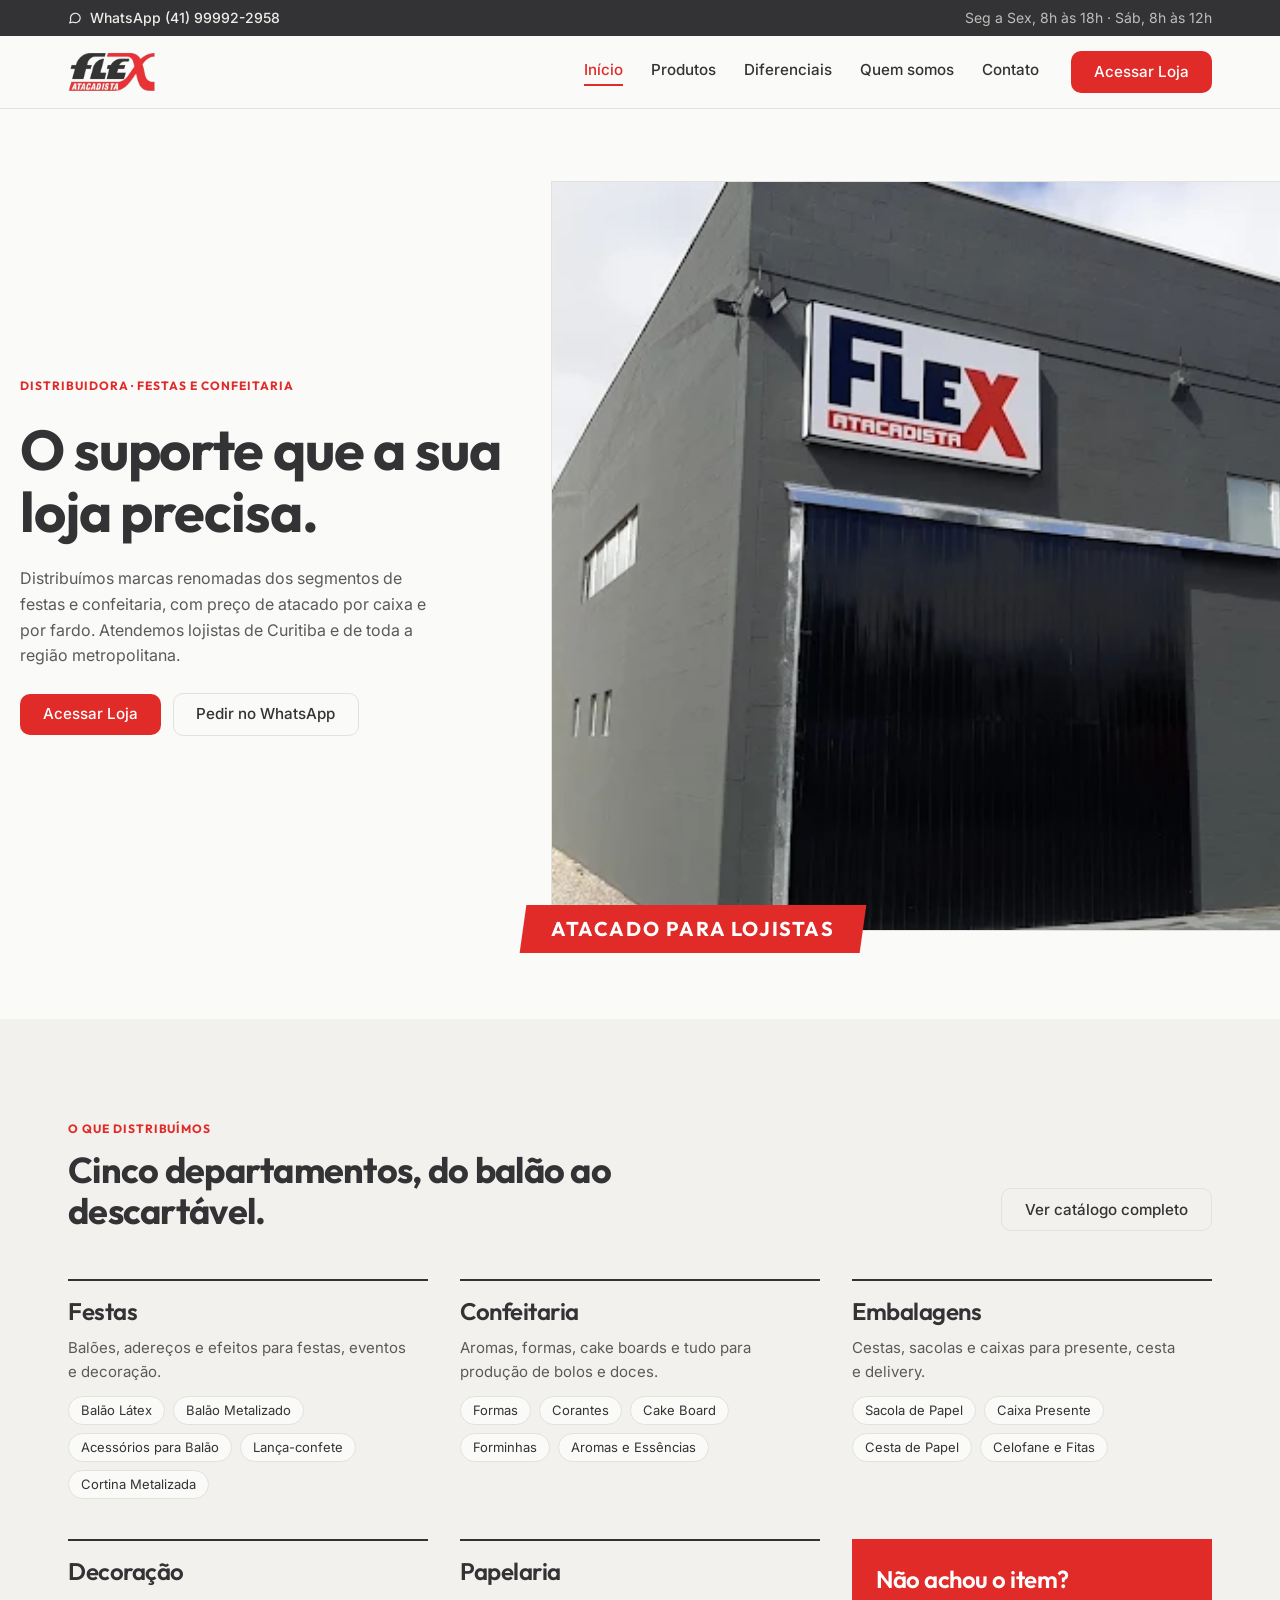
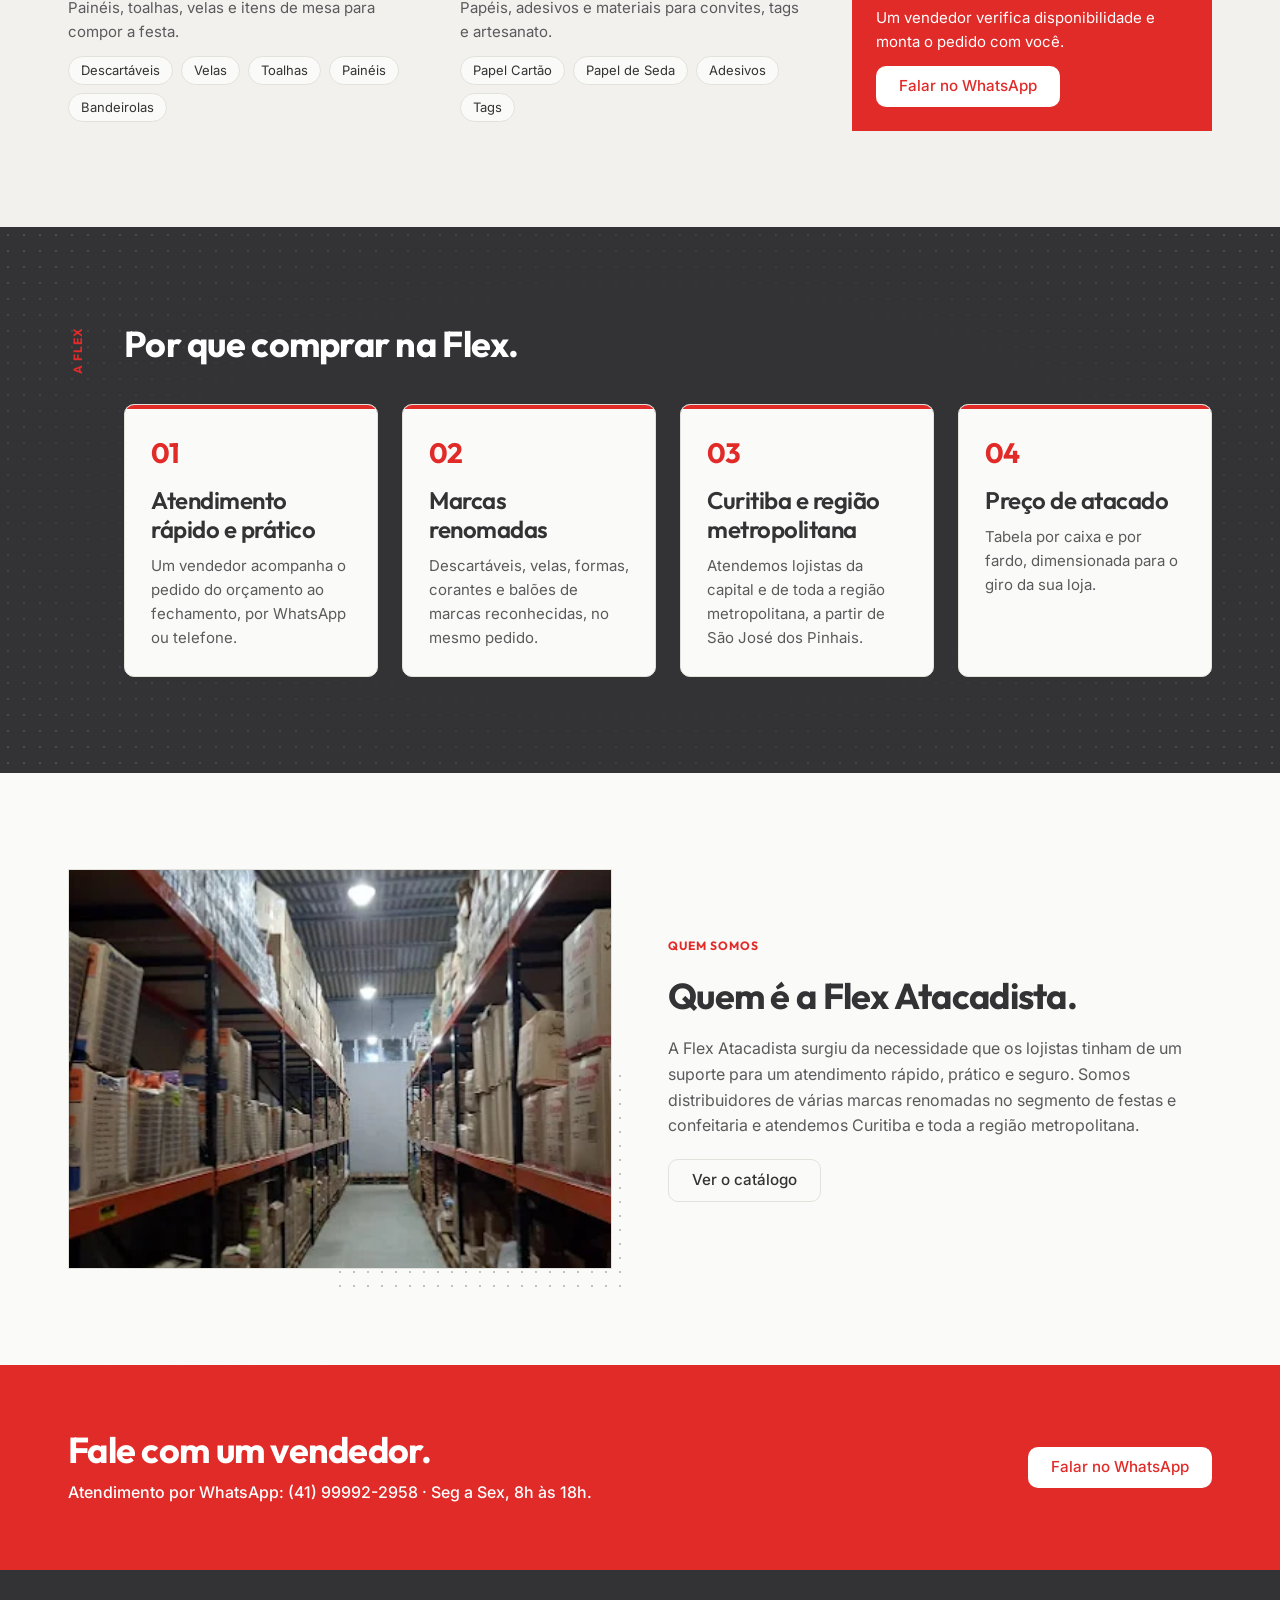
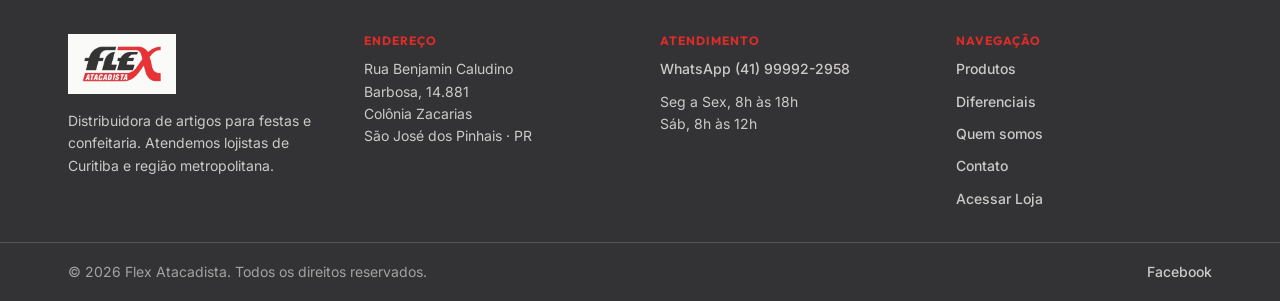
<file: index.html>
<!doctype html>
<html lang="pt-BR">
<head>
<meta charset="utf-8">
<meta name="viewport" content="width=device-width,initial-scale=1">
<title>Flex Atacadista — Distribuidora de artigos para festas e confeitaria</title>
<meta name="description" content="Distribuidora de artigos para festas e confeitaria. Marcas renomadas, preço de atacado por caixa e fardo, para lojistas de Curitiba e região metropolitana.">
<meta name="theme-color" content="#E12B29">
<link rel="icon" href="assets/flex/flex-logo.png">
<meta property="og:type" content="website">
<meta property="og:title" content="Flex Atacadista">
<meta property="og:description" content="Distribuidora de artigos para festas e confeitaria em São José dos Pinhais. Atacado para lojistas de Curitiba e região metropolitana.">
<meta property="og:image" content="assets/landing/fachada.png">
<link rel="preconnect" href="https://fonts.googleapis.com">
<link rel="preconnect" href="https://fonts.gstatic.com" crossorigin>
<link href="https://fonts.googleapis.com/css2?family=Outfit:wght@400;500;600;700&family=Inter:wght@400;500;600&display=swap" rel="stylesheet">
<link rel="stylesheet" href="landing.css?v=2">
</head>
<body id="topo">

<header class="hdr" id="hdr">
  <div class="topbar">
    <div class="wrap">
      <a href="https://wa.me/5541999922958">
        <svg width="14" height="14" viewBox="0 0 24 24" fill="none" stroke="currentColor" stroke-width="2" stroke-linecap="round" stroke-linejoin="round" aria-hidden="true"><path d="M21 11.5a8.4 8.4 0 0 1-12.6 7.3L3 20.5l1.8-5.2A8.4 8.4 0 1 1 21 11.5Z"/></svg>
        WhatsApp (41) 99992-2958
      </a>
      <span class="hours">Seg a Sex, 8h às 18h · Sáb, 8h às 12h</span>
    </div>
  </div>
  <div class="bar">
    <div class="wrap">
      <a class="logo" href="#topo" aria-label="Flex Atacadista"><img src="assets/flex/flex-logo.png" alt="Flex Atacadista" width="488" height="244"></a>
      <div class="right">
        <nav aria-label="Principal">
          <a href="#topo" class="is-active">Início</a>
          <a href="#produtos">Produtos</a>
          <a href="#diferenciais">Diferenciais</a>
          <a href="#quem-somos">Quem somos</a>
          <a href="#contato">Contato</a>
        </nav>
        <a class="btn btn-primary" href="loja.html">Acessar Loja</a>
        <button class="burger" id="burger" aria-label="Abrir menu" aria-expanded="false" aria-controls="drawer">
          <svg width="20" height="20" viewBox="0 0 24 24" fill="none" stroke="currentColor" stroke-width="2" stroke-linecap="square" aria-hidden="true"><path d="M4 7h16"/><path d="M4 12h16"/><path d="M4 17h16"/></svg>
        </button>
      </div>
    </div>
    <div class="drawer" id="drawer">
      <nav aria-label="Principal (mobile)">
        <a href="#topo">Início</a>
        <a href="#produtos">Produtos</a>
        <a href="#diferenciais">Diferenciais</a>
        <a href="#quem-somos">Quem somos</a>
        <a href="#contato">Contato</a>
      </nav>
    </div>
  </div>
</header>

<main>
  <section class="hero wrap">
    <div class="grid">
      <div class="copy">
        <span class="eyebrow">Distribuidora · Festas e confeitaria</span>
        <h1>O suporte que a sua loja precisa.</h1>
        <p>Distribuímos marcas renomadas dos segmentos de festas e confeitaria, com preço de atacado por caixa e por fardo. Atendemos lojistas de Curitiba e de toda a região metropolitana.</p>
        <div class="ctas">
          <a class="btn btn-primary" href="loja.html">Acessar Loja</a>
          <a class="btn btn-secondary" href="https://wa.me/5541999922958">Pedir no WhatsApp</a>
        </div>
      </div>
      <div class="vis">
        <img src="assets/landing/fachada.png" alt="Fachada da Flex Atacadista em São José dos Pinhais" width="1200" height="750">
        <span class="tarja"><span>Atacado para lojistas</span></span>
      </div>
    </div>
  </section>

  <section class="cat" data-reveal id="produtos">
    <div class="wrap">
      <div class="cat-head">
        <div>
          <span class="eyebrow">O que distribuímos</span>
          <h2>Cinco departamentos, do balão ao descartável.</h2>
        </div>
        <a class="btn btn-secondary" href="loja.html">Ver catálogo completo</a>
      </div>
      <div class="depts">
        <div class="dept">
          <h3><a href="loja.html#/d/festas">Festas</a></h3>
          <p>Balões, adereços e efeitos para festas, eventos e decoração.</p>
          <div class="chips">
          <a href="loja.html#/c/balao-latex">Balão Látex</a>
          <a href="loja.html#/c/balao-metalizado">Balão Metalizado</a>
          <a href="loja.html#/c/acessorios-para-balao">Acessórios para Balão</a>
          <a href="loja.html#/c/lanca-confete">Lança-confete</a>
          <a href="loja.html#/c/cortina-metalizada">Cortina Metalizada</a>
          </div>
        </div>
        <div class="dept">
          <h3><a href="loja.html#/d/confeitaria">Confeitaria</a></h3>
          <p>Aromas, formas, cake boards e tudo para produção de bolos e doces.</p>
          <div class="chips">
          <a href="loja.html#/c/formas">Formas</a>
          <a href="loja.html#/c/corantes">Corantes</a>
          <a href="loja.html#/c/cake-board">Cake Board</a>
          <a href="loja.html#/c/forminhas">Forminhas</a>
          <a href="loja.html#/c/aromas-e-essencias">Aromas e Essências</a>
          </div>
        </div>
        <div class="dept">
          <h3><a href="loja.html#/d/embalagens">Embalagens</a></h3>
          <p>Cestas, sacolas e caixas para presente, cesta e delivery.</p>
          <div class="chips">
          <a href="loja.html#/c/sacola-de-papel">Sacola de Papel</a>
          <a href="loja.html#/c/caixa-presente">Caixa Presente</a>
          <a href="loja.html#/c/cesta-de-papel">Cesta de Papel</a>
          <a href="loja.html#/c/celofane-e-fitas">Celofane e Fitas</a>
          </div>
        </div>
        <div class="dept">
          <h3><a href="loja.html#/d/decoracao">Decoração</a></h3>
          <p>Painéis, toalhas, velas e itens de mesa para compor a festa.</p>
          <div class="chips">
          <a href="loja.html#/c/descartaveis">Descartáveis</a>
          <a href="loja.html#/c/velas">Velas</a>
          <a href="loja.html#/c/toalhas">Toalhas</a>
          <a href="loja.html#/c/paineis">Painéis</a>
          <a href="loja.html#/c/bandeirolas">Bandeirolas</a>
          </div>
        </div>
        <div class="dept">
          <h3><a href="loja.html#/d/papelaria">Papelaria</a></h3>
          <p>Papéis, adesivos e materiais para convites, tags e artesanato.</p>
          <div class="chips">
          <a href="loja.html#/c/papel-cartao">Papel Cartão</a>
          <a href="loja.html#/c/papel-de-seda">Papel de Seda</a>
          <a href="loja.html#/c/adesivos">Adesivos</a>
          <a href="loja.html#/c/tags">Tags</a>
          </div>
        </div>
        <div class="dept dept-cta">
          <h3>Não achou o item?</h3>
          <p>Um vendedor verifica disponibilidade e monta o pedido com você.</p>
          <a class="btn btn-on-red" href="https://wa.me/5541999922958">Falar no WhatsApp</a>
        </div>
      </div>
    </div>
  </section>

  <section class="why" data-reveal id="diferenciais">
    <div class="wrap">
      <span class="label-vertical" aria-hidden="true">A Flex</span>
      <div class="inner">
        <h2>Por que comprar na Flex.</h2>
        <div class="cards">
          <div class="card">
            <span class="n">01</span>
            <h3>Atendimento rápido e prático</h3>
            <p>Um vendedor acompanha o pedido do orçamento ao fechamento, por WhatsApp ou telefone.</p>
          </div>
          <div class="card">
            <span class="n">02</span>
            <h3>Marcas renomadas</h3>
            <p>Descartáveis, velas, formas, corantes e balões de marcas reconhecidas, no mesmo pedido.</p>
          </div>
          <div class="card">
            <span class="n">03</span>
            <h3>Curitiba e região metropolitana</h3>
            <p>Atendemos lojistas da capital e de toda a região metropolitana, a partir de São José dos Pinhais.</p>
          </div>
          <div class="card">
            <span class="n">04</span>
            <h3>Preço de atacado</h3>
            <p>Tabela por caixa e por fardo, dimensionada para o giro da sua loja.</p>
          </div>
        </div>
      </div>
    </div>
  </section>

  <section class="about" data-reveal id="quem-somos">
    <div class="wrap grid">
      <div class="vis">
        <img src="assets/landing/corredor-estoque.png" alt="Corredor de estoque da Flex Atacadista" width="900" height="1200" loading="lazy">
      </div>
      <div class="copy">
        <span class="eyebrow">Quem somos</span>
        <h2>Quem é a Flex Atacadista.</h2>
        <p>A Flex Atacadista surgiu da necessidade que os lojistas tinham de um suporte para um atendimento rápido, prático e seguro. Somos distribuidores de várias marcas renomadas no segmento de festas e confeitaria e atendemos Curitiba e toda a região metropolitana.</p>
        <div><a class="btn btn-secondary" href="loja.html">Ver o catálogo</a></div>
      </div>
    </div>
  </section>

  <section class="cta" id="contato">
    <div class="wrap">
      <div class="copy">
        <h2>Fale com um vendedor.</h2>
        <p>Atendimento por WhatsApp: (41) 99992-2958 · Seg a Sex, 8h às 18h.</p>
      </div>
      <a class="btn btn-on-red" href="https://wa.me/5541999922958">Falar no WhatsApp</a>
    </div>
  </section>
</main>

<footer class="ftr">
  <div class="wrap cols">
    <div class="col brand">
      <div class="mark"><img src="assets/flex/flex-logo.png" alt="Flex Atacadista" width="488" height="244"></div>
      <p>Distribuidora de artigos para festas e confeitaria. Atendemos lojistas de Curitiba e região metropolitana.</p>
    </div>
    <div class="col">
      <h3>Endereço</h3>
      <p>Rua Benjamin Caludino Barbosa, 14.881<br>Colônia Zacarias<br>São José dos Pinhais · PR</p>
    </div>
    <div class="col">
      <h3>Atendimento</h3>
      <a href="https://wa.me/5541999922958">WhatsApp (41) 99992-2958</a>
      <p>Seg a Sex, 8h às 18h<br>Sáb, 8h às 12h</p>
    </div>
    <div class="col">
      <h3>Navegação</h3>
      <a href="#produtos">Produtos</a>
      <a href="#diferenciais">Diferenciais</a>
      <a href="#quem-somos">Quem somos</a>
      <a href="#contato">Contato</a>
      <a href="loja.html">Acessar Loja</a>
    </div>
  </div>
  <div class="legal">
    <div class="wrap">
      <span>© <span id="ano">2026</span> Flex Atacadista. Todos os direitos reservados.</span>
      <span class="social"><a href="https://www.facebook.com/silvanaatacadista" target="_blank" rel="noopener">Facebook</a></span>
    </div>
  </div>
</footer>

<script>
(function(){
  var hdr=document.getElementById('hdr'),burger=document.getElementById('burger');
  addEventListener('scroll',function(){hdr.classList.toggle('is-scrolled',scrollY>8)},{passive:true});
  burger.addEventListener('click',function(){
    var open=hdr.classList.toggle('is-open');
    burger.setAttribute('aria-expanded',open);
  });
  document.querySelectorAll('#drawer a').forEach(function(a){
    a.addEventListener('click',function(){hdr.classList.remove('is-open');burger.setAttribute('aria-expanded','false')});
  });
  document.getElementById('ano').textContent=new Date().getFullYear();
  // a classe .reveal só entra via JS: sem script, o conteúdo nasce visível
  if(matchMedia('(prefers-reduced-motion: reduce)').matches||!window.IntersectionObserver)return;
  var els=document.querySelectorAll('[data-reveal]');
  els.forEach(function(el){el.classList.add('reveal')});
  var io=new IntersectionObserver(function(es){es.forEach(function(e){
    if(e.isIntersecting){e.target.classList.add('is-visible');io.unobserve(e.target)}
  })},{rootMargin:'-10% 0px'});
  els.forEach(function(el){io.observe(el)});
})();
</script>
</body>
</html>
</file>
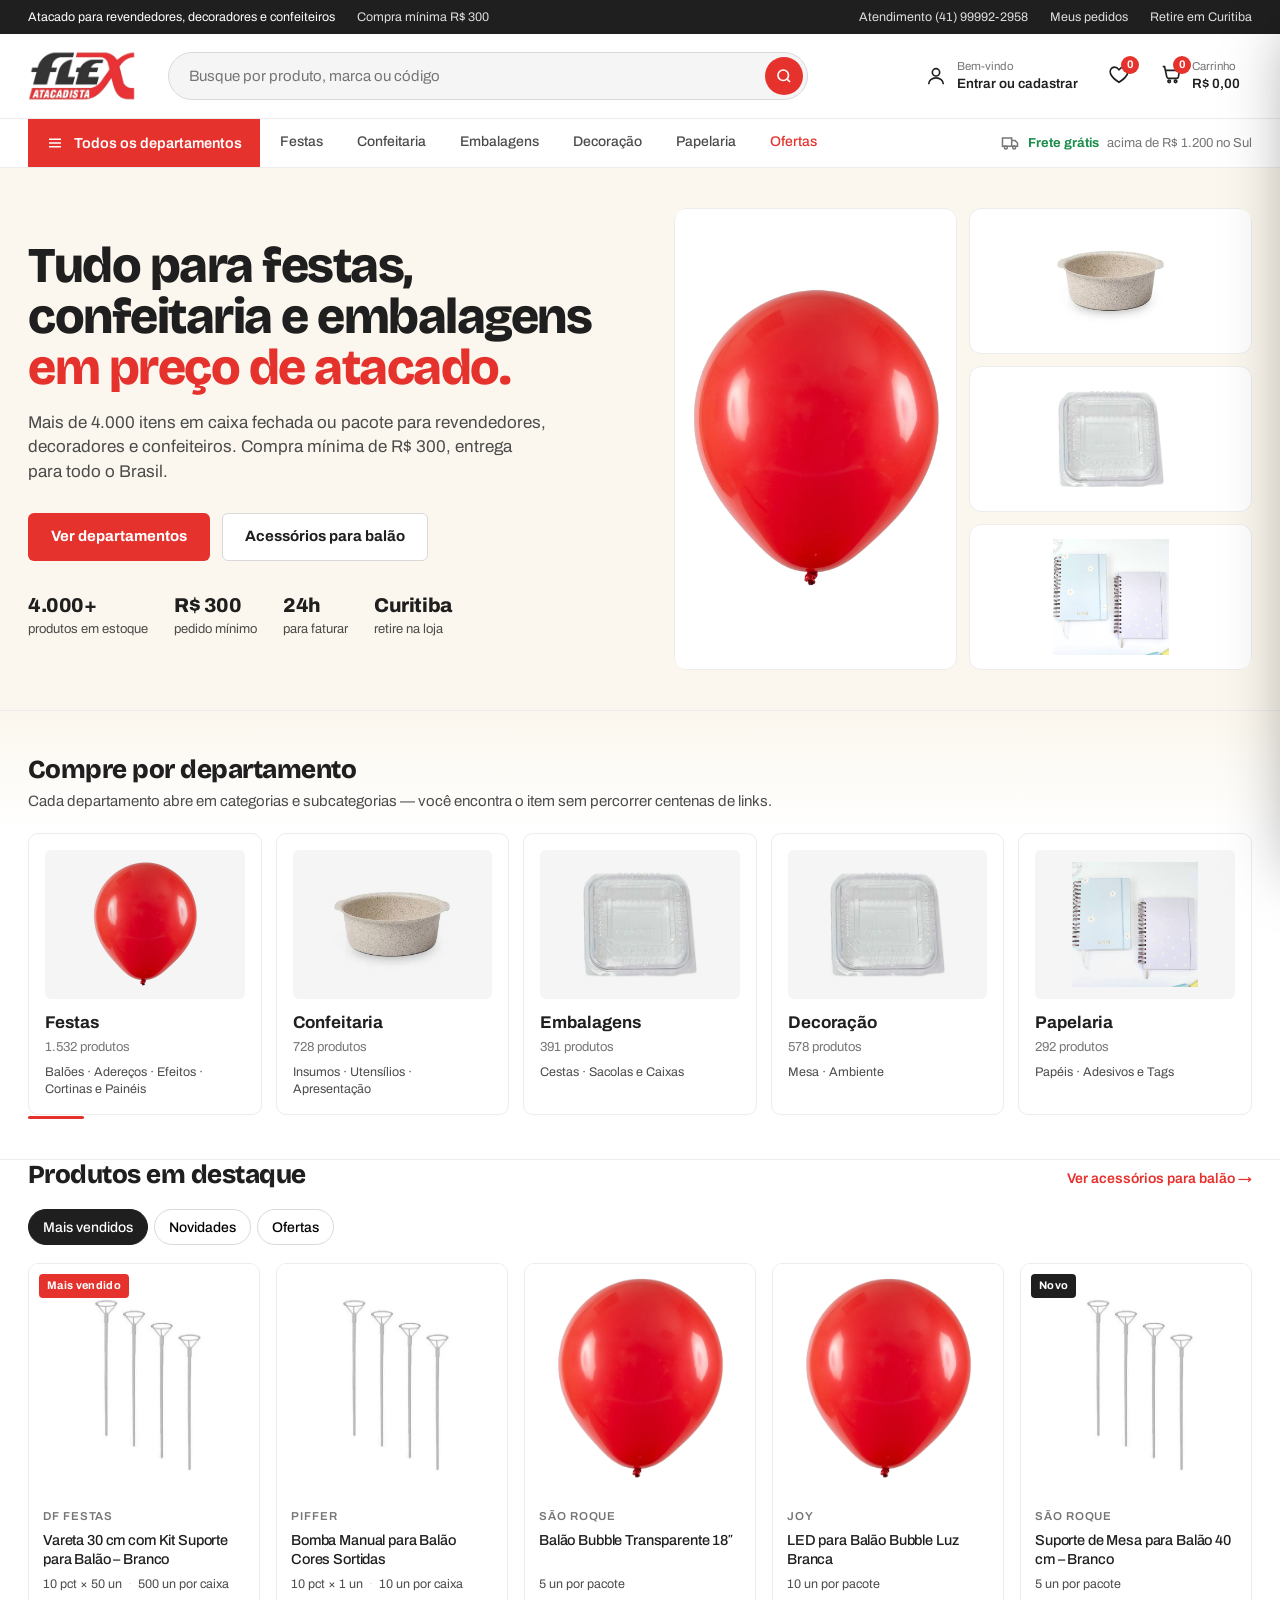
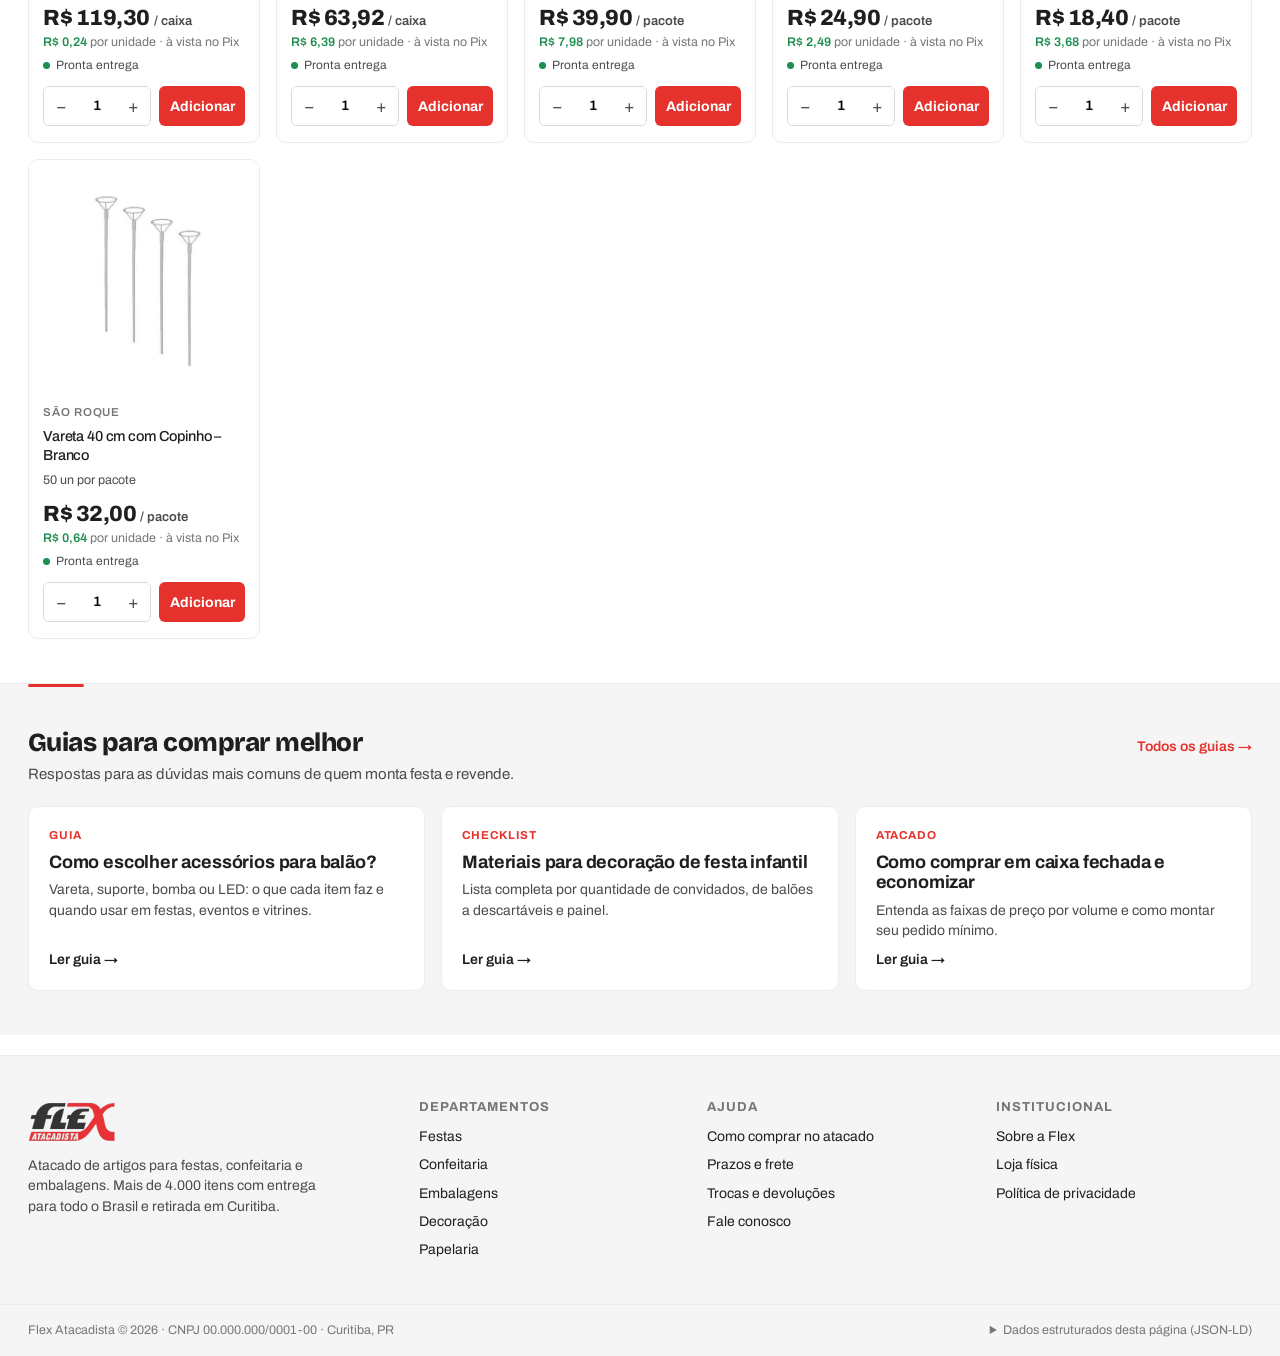
<file: loja.html>
<!doctype html>
<html lang="pt-BR">
<head>
<meta charset="utf-8">
<meta name="viewport" content="width=device-width, initial-scale=1">
<title>Flex Atacadista — Loja</title>
<meta name="description" content="Atacado de artigos para festas, confeitaria e embalagens. Mais de 4.000 itens em caixa fechada e pacote, com entrega para todo o Brasil.">
<link rel="preconnect" href="https://fonts.googleapis.com">
<link rel="preconnect" href="https://fonts.gstatic.com" crossorigin>
<link href="https://fonts.googleapis.com/css2?family=Archivo:wght@400;500;600;700;800&family=Bricolage+Grotesque:opsz,wght@12..96,600;12..96,700;12..96,800&display=swap" rel="stylesheet">
<link rel="stylesheet" href="flex-store.css">
</head>
<body>
<div id="app"></div>
<script src="flex-data.js"></script>
<script src="flex-app.js"></script>
</body>
</html>
</file>
<file: landing.css>
/* Flex Atacadista — landing.
   Tokens + componentes do design system, achatados em um arquivo só
   (o pacote original dependia de runtime de canvas + React). */

/* ---------- tokens ---------- */
:root{
  --brand-red:#E12B29;
  --brand-red-dark:#B01E1C;
  --ink:#333335;
  --ink-soft:#5A5A5D;
  --surface:#FAFAF8;
  --surface-alt:#F2F1ED;
  --border:#E3E1DB;
  --on-red:#FFFFFF;
  --text-on-ink:#EDECE8;

  --font-heading:"Outfit",system-ui,sans-serif;
  --font-body:"Inter",system-ui,sans-serif;
  --text-h1:clamp(2.5rem,5.5vw,3.5rem);
  --text-h2:clamp(1.75rem,3.2vw,2.25rem);
  --text-h3:clamp(1.25rem,2vw,1.5rem);
  --text-small:0.875rem;
  --text-label-vertical:0.75rem;
  --tracking-heading:-0.02em;
  --tracking-wide:0.08em;

  --container-max:1240px;
  --container-pad:clamp(20px,5vw,48px);
  --space-section:120px;

  --radius-card:10px;
  --shadow-card:0 1px 2px rgba(51,51,53,.06),0 1px 3px rgba(51,51,53,.08);
  --shadow-header:0 1px 2px rgba(51,51,53,.06),0 2px 8px rgba(51,51,53,.06);
  --skew-tarja:-8deg;
  --corte-x:polygon(0 3%,100% 0%,100% 97%,0% 100%);
  --motion-base:180ms;
  --motion-ease:ease;
}
@media (max-width:760px){:root{--space-section:64px}}

/* ---------- base ---------- */
*,*::before,*::after{box-sizing:border-box}
body{margin:0;background:var(--surface);color:var(--ink-soft);font-family:var(--font-body);font-size:1rem;line-height:1.6;-webkit-font-smoothing:antialiased;text-wrap:pretty}
h1,h2,h3{font-family:var(--font-heading);color:var(--ink);letter-spacing:var(--tracking-heading);margin:0}
h1{font-size:var(--text-h1);line-height:1.1;font-weight:700}
h2{font-size:var(--text-h2);line-height:1.15;font-weight:700}
h3{font-size:var(--text-h3);line-height:1.2;font-weight:600}
p{margin:0}
a{color:var(--brand-red);text-decoration:none;transition:color var(--motion-base) var(--motion-ease)}
a:hover{color:var(--brand-red-dark)}
img{max-width:100%;display:block}
:focus-visible{outline:2px solid var(--brand-red);outline-offset:2px}
.sr{position:absolute;width:1px;height:1px;padding:0;margin:-1px;overflow:hidden;clip:rect(0 0 0 0);white-space:nowrap;border:0}
.wrap{max-width:var(--container-max);margin:0 auto;padding-inline:var(--container-pad)}

/* ---------- motivos de marca ---------- */
.eyebrow{font-family:var(--font-heading);font-weight:700;font-size:.75rem;letter-spacing:var(--tracking-wide);text-transform:uppercase;color:var(--brand-red)}
.tarja{display:inline-block;background:var(--brand-red);color:var(--on-red);font-family:var(--font-heading);font-weight:700;font-size:1.25rem;line-height:1.2;letter-spacing:var(--tracking-wide);text-transform:uppercase;padding:.6em 1.4em;transform:skewX(var(--skew-tarja))}
.tarja>span{display:inline-block;transform:skewX(calc(-1 * var(--skew-tarja)))}
.label-vertical{writing-mode:vertical-rl;transform:rotate(180deg);color:var(--brand-red);font-family:var(--font-heading);font-weight:700;text-transform:uppercase;letter-spacing:var(--tracking-wide);font-size:var(--text-label-vertical);white-space:nowrap}
.corte-x{clip-path:var(--corte-x)}

/* ---------- botões ---------- */
.btn{display:inline-flex;align-items:center;justify-content:center;gap:.5em;font-family:var(--font-body);font-weight:500;font-size:.95rem;line-height:1.2;padding:.75em 1.5em;border-radius:var(--radius-card);border:none;cursor:pointer;text-decoration:none;transition:background-color var(--motion-base) var(--motion-ease),border-color var(--motion-base) var(--motion-ease),color var(--motion-base) var(--motion-ease)}
.btn-primary{background:var(--brand-red);color:var(--on-red)}
.btn-primary:hover{background:var(--brand-red-dark);color:var(--on-red)}
.btn-secondary{background:transparent;color:var(--ink);border:1px solid var(--border)}
.btn-secondary:hover{border-color:var(--ink);color:var(--ink)}
.btn-on-red{background:#fff;color:var(--brand-red)}
.btn-on-red:hover{color:var(--brand-red-dark)}

/* ---------- header ---------- */
.hdr{position:sticky;top:0;z-index:40}
.hdr .topbar{background:var(--ink);color:var(--text-on-ink)}
.hdr .topbar .wrap{height:36px;display:flex;align-items:center;justify-content:space-between;gap:16px;font-size:var(--text-small)}
.hdr .topbar a{color:var(--text-on-ink);display:inline-flex;align-items:center;gap:8px;font-weight:500}
.hdr .topbar .hours{opacity:.75;white-space:nowrap}
.hdr .bar{background:var(--surface);border-bottom:1px solid var(--border);transition:box-shadow var(--motion-base) var(--motion-ease)}
.hdr.is-scrolled .bar{box-shadow:var(--shadow-header)}
.hdr .bar .wrap{padding-block:14px;display:flex;align-items:center;justify-content:space-between;gap:24px}
.hdr .logo img{height:44px;width:auto}
.hdr .right{display:flex;align-items:center;gap:32px}
.hdr nav{display:flex;align-items:center;gap:28px}
.hdr nav a{font-weight:500;font-size:.95rem;color:var(--ink);padding-bottom:2px;border-bottom:2px solid transparent}
.hdr nav a:hover,.hdr nav a.is-active{color:var(--brand-red);border-bottom-color:var(--brand-red)}
.hdr .burger{display:none;align-items:center;justify-content:center;width:42px;height:42px;background:transparent;border:1px solid var(--border);border-radius:var(--radius-card);color:var(--ink);cursor:pointer}
.hdr .drawer{display:none;overflow:hidden;max-height:0;transition:max-height 200ms var(--motion-ease)}
.hdr .drawer nav{flex-direction:column;gap:0;padding:0 var(--container-pad) 20px;align-items:stretch}
.hdr .drawer nav a{font-family:var(--font-heading);font-weight:600;font-size:1.125rem;padding:14px 0;border-bottom:1px solid var(--border)}
@media (max-width:1023px){
  .hdr .topbar .hours{display:none}
  .hdr .right{gap:12px}
  .hdr .bar>.wrap>.right>nav{display:none}
  .hdr .burger{display:inline-flex}
  .hdr .drawer{display:block}
  .hdr.is-open .drawer{max-height:280px;border-top:1px solid var(--border)}
  .hdr .logo img{height:36px}
}

/* ---------- hero ---------- */
.hero{position:relative;padding:72px 0 88px}
.hero .grid{display:grid;grid-template-columns:5fr 7fr;gap:24px;align-items:center}
.hero .copy{display:flex;flex-direction:column;gap:24px;min-width:0}
.hero .copy p{max-width:440px}
.hero .ctas{display:flex;flex-wrap:wrap;gap:12px;align-items:center}
.hero .vis{position:relative;min-width:0;margin-right:-8vw}
.hero .vis img{width:100%;aspect-ratio:16/10;object-fit:cover;background:var(--surface-alt);border:1px solid var(--border)}
.hero .tarja{position:absolute;left:-28px;bottom:-22px}
@media (max-width:900px){
  .hero{padding:40px 0 64px}
  .hero .grid{grid-template-columns:1fr;gap:40px}
  .hero .vis{margin-right:0}
  .hero .tarja{left:-8px;bottom:-16px;font-size:1rem}
}

/* ---------- diferenciais ---------- */
.why{position:relative;background:var(--ink);padding:96px 0;overflow:hidden}
.why::before{content:"";position:absolute;inset:0;background-image:radial-gradient(rgba(237,236,232,.16) 1px,transparent 1px);background-size:16px 16px;-webkit-mask-image:radial-gradient(ellipse at center,transparent 45%,#000 100%);mask-image:radial-gradient(ellipse at center,transparent 45%,#000 100%);pointer-events:none}
.why .wrap{position:relative}
.why .label-vertical{position:absolute;left:var(--container-pad);top:4px}
.why .inner{padding-left:56px;display:flex;flex-direction:column;gap:40px}
.why h2{max-width:520px;color:#fff}
.why .cards{display:grid;grid-template-columns:repeat(auto-fit,minmax(220px,1fr));gap:24px}
.why .card{position:relative;background:var(--surface);border:1px solid var(--border);border-radius:var(--radius-card);padding:26px;display:flex;flex-direction:column;gap:10px;overflow:hidden;transition:transform var(--motion-base) var(--motion-ease),box-shadow var(--motion-base) var(--motion-ease)}
.why .card::before{content:"";position:absolute;left:0;top:0;right:0;height:4px;background:var(--brand-red)}
.why .card:hover{transform:translateY(-3px);box-shadow:0 10px 24px rgba(0,0,0,.25)}
.why .card .n{font-family:var(--font-heading);font-weight:700;font-size:1.75rem;color:var(--brand-red);letter-spacing:var(--tracking-heading)}
.why .card p{font-size:.9375rem}
@media (max-width:760px){
  .why{padding:64px 0}
  .why .label-vertical{display:none}
  .why .inner{padding-left:0}
}

/* ---------- quem somos ---------- */
.about{background:var(--surface);padding:96px 0;clip-path:var(--corte-x)}
.about .grid{display:grid;grid-template-columns:1fr 1fr;gap:56px;align-items:center}
.about .vis{position:relative;min-width:0}
.about .vis::before{content:"";position:absolute;right:-20px;bottom:-20px;width:55%;height:55%;background-image:radial-gradient(var(--ink) 1.2px,transparent 1.2px);background-size:14px 14px;opacity:.28}
.about .vis img{position:relative}
/* a foto do estoque é vertical: recorte paisagem tira o rodapé sujo do original */
.about .vis img{width:100%;aspect-ratio:4/3;max-height:400px;object-fit:cover;object-position:center 40%;background:var(--surface-alt);border:1px solid var(--border)}
.about .copy{display:flex;flex-direction:column;gap:20px;min-width:0;max-width:520px}
@media (max-width:900px){
  .about{clip-path:none;padding:64px 0}
  .about .grid{grid-template-columns:1fr;gap:32px}
  .about .copy{max-width:none}
}

/* ---------- faixa de contato ---------- */
.cta{background:var(--brand-red);padding:64px 0}
.cta .wrap{display:flex;flex-wrap:wrap;gap:28px;align-items:center;justify-content:space-between}
.cta .copy{display:flex;flex-direction:column;gap:10px;max-width:560px}
.cta h2,.cta p{color:#fff}
.cta p{font-weight:500}

/* ---------- rodapé ---------- */
.ftr{background:var(--ink);color:var(--text-on-ink)}
.ftr .cols{display:grid;grid-template-columns:repeat(auto-fit,minmax(200px,1fr));gap:40px;padding-block:64px 32px}
.ftr .col{display:flex;flex-direction:column;gap:10px}
.ftr .brand{gap:16px}
.ftr .brand .mark{background:var(--surface);padding:10px 14px;align-self:flex-start}
.ftr .brand .mark img{height:40px;width:auto}
.ftr h3{font-size:.75rem;letter-spacing:var(--tracking-wide);text-transform:uppercase;color:var(--brand-red);font-weight:700}
.ftr p,.ftr a{font-size:var(--text-small);line-height:1.6;color:rgba(237,236,232,.82)}
.ftr a{font-weight:500}
.ftr a:hover{color:#fff}
.ftr .brand p{max-width:260px}
.ftr .legal{border-top:1px solid rgba(237,236,232,.18)}
.ftr .legal .wrap{padding-block:18px;display:flex;flex-wrap:wrap;gap:12px;justify-content:space-between;font-size:var(--text-small);color:rgba(237,236,232,.6)}
.ftr .legal .social{display:flex;gap:18px}

/* ---------- reveal ---------- */
.reveal{opacity:0;transform:translateY(16px);transition:opacity 400ms var(--motion-ease),transform 400ms var(--motion-ease)}
.reveal.is-visible{opacity:1;transform:none}
@media (prefers-reduced-motion:reduce){.reveal{opacity:1;transform:none;transition:none}}

/* ---------- o que distribuímos ---------- */
.cat{background:var(--surface-alt);padding:96px 0}
.cat-head{display:flex;flex-wrap:wrap;align-items:end;justify-content:space-between;gap:24px;margin-bottom:48px}
.cat-head h2{max-width:560px;margin-top:8px}
.depts{display:grid;grid-template-columns:repeat(3,1fr);gap:40px 32px}
.dept{border-top:2px solid var(--ink);padding-top:16px;display:flex;flex-direction:column;gap:10px;align-items:flex-start}
.dept h3 a{color:var(--ink)}
.dept h3 a:hover{color:var(--brand-red)}
.dept p{font-size:.9375rem}
.dept .chips{display:flex;flex-wrap:wrap;gap:8px;margin-top:2px}
.dept .chips a{font-size:.8125rem;line-height:1;color:var(--ink);background:var(--surface);border:1px solid var(--border);border-radius:999px;padding:7px 12px}
.dept .chips a:hover{border-color:var(--ink);color:var(--ink)}
.dept-cta{background:var(--brand-red);border-top-color:var(--brand-red);color:#fff;padding:24px;gap:12px}
.dept-cta h3,.dept-cta p{color:#fff}
.dept-cta .btn{margin-top:auto}
@media (max-width:1023px){.depts{grid-template-columns:repeat(2,1fr)}}
@media (max-width:760px){
  .cat{padding:64px 0}
  .cat-head{margin-bottom:32px}
  .depts{grid-template-columns:1fr;gap:32px}
}

/* âncora não pode parar atrás do header fixo */
section[id]{scroll-margin-top:96px}
</file>
<file: flex-store.css>
:root{--red:#E5322D;--red-d:#C4241F;--red-s:#FDECEB;--ink:#1F1F1F;--g7:#4B4B4B;--g5:#767676;--g3:#D9D9D9;--g2:#ECECEC;--g1:#F5F5F5;--bg:#fff;--cream:#FBF7EE;--green:#1E8E4E;--green-s:#E6F4EC;--amber:#B26A00;--amber-s:#FFF3DC;--font-h:"Bricolage Grotesque","Archivo",sans-serif;--font:"Archivo","Helvetica Neue",Arial,sans-serif;--r:10px;--r-s:6px;--sh:0 1px 2px rgba(0,0,0,.06),0 8px 24px -12px rgba(0,0,0,.12)}
*{box-sizing:border-box}
html,body{margin:0;background:var(--bg);color:var(--ink);font-family:var(--font);font-size:15px;line-height:1.45;-webkit-font-smoothing:antialiased}
img{display:block;max-width:100%}
a{color:var(--ink);text-decoration:none}a:hover{color:var(--red)}
button{font-family:inherit;cursor:pointer}
h1,h2,h3,h4{margin:0;line-height:1.15;letter-spacing:-.01em}
h1,.sec-h h2,.chead h1,.hero h1,.shead h1{font-family:var(--font-h);letter-spacing:-.02em}
.sec+.sec,.sec+.wrap .sec,.list+.sec{border-top:1px solid var(--g2)}
.sec-h{position:relative}.sec-h::before{content:"";position:absolute;left:0;top:-44px;width:56px;height:3px;background:var(--red);border-radius:2px}
.hero+.sec{background:linear-gradient(180deg,var(--cream) 0,#fff 120px);border-top:0}
.hero+.sec .sec-h::before{display:none}
.wrap{max-width:1360px;margin:0 auto;padding:0 28px}
.sr{position:absolute;width:1px;height:1px;overflow:hidden;clip:rect(0 0 0 0)}
.num{font-variant-numeric:tabular-nums}

/* header */
.topbar{background:var(--ink);color:#fff;font-size:12.5px}
.topbar .wrap{display:flex;justify-content:space-between;gap:20px;height:34px;align-items:center}
.topbar a{color:#fff;opacity:.85}.topbar a:hover{opacity:1;color:#fff}
.topbar .l{display:flex;gap:22px}
.hdr{background:#fff;border-bottom:1px solid var(--g2);position:sticky;top:0;z-index:50}
.hdr .wrap{display:grid;grid-template-columns:auto minmax(0,1fr) auto;gap:32px;align-items:center;height:84px}
.logo img{height:54px;width:auto}
.search{position:relative;max-width:640px;width:100%}
.search input{width:100%;height:48px;border:1.5px solid var(--g3);border-radius:999px;padding:0 54px 0 20px;font:inherit;font-size:15px;background:var(--g1);transition:border-color .2s,background .2s}
.search input:focus{outline:none;border-color:var(--ink);background:#fff}
.search button{position:absolute;right:5px;top:5px;width:38px;height:38px;border-radius:50%;border:0;background:var(--red);color:#fff;display:grid;place-items:center}
.search button:hover{background:var(--red-d)}
.sugg{position:absolute;top:56px;left:0;right:0;background:#fff;border:1px solid var(--g2);border-radius:var(--r);box-shadow:var(--sh);padding:8px;display:none;z-index:60}
.sugg.open{display:block}
.sugg .lab{font-size:11px;text-transform:uppercase;letter-spacing:.08em;color:var(--g5);padding:8px 10px 4px}
.sugg a{display:flex;justify-content:space-between;padding:9px 10px;border-radius:var(--r-s);font-size:14px}.sugg a:hover{background:var(--g1);color:var(--ink)}
.sugg a span{color:var(--g5);font-size:12.5px}
.acts{display:flex;gap:6px;align-items:center}
.act{display:flex;align-items:center;gap:10px;padding:8px 12px;border-radius:var(--r-s);border:0;background:none;font:inherit;color:var(--ink);text-align:left;line-height:1.2}
.act:hover{background:var(--g1)}
.act small{display:block;font-size:11.5px;color:var(--g5)}.act b{font-size:13.5px;font-weight:600}
.act .bdg{position:relative}.act .bdg i{position:absolute;top:-7px;right:-9px;min-width:18px;height:18px;border-radius:9px;background:var(--red);color:#fff;font-size:11px;font-weight:700;font-style:normal;display:grid;place-items:center;padding:0 5px}
.act svg{width:22px;height:22px;flex:0 0 auto}

/* dept nav */
.dnav{background:#fff;border-bottom:1px solid var(--g2);position:sticky;top:84px;z-index:49}
.dnav .wrap{display:flex;align-items:center;gap:6px;height:48px}
.dbtn{display:flex;align-items:center;gap:10px;height:48px;padding:0 18px;white-space:nowrap;flex-shrink:0;background:var(--red);color:#fff;border:0;font-weight:600;font-size:14.5px;border-radius:0}
.dbtn:hover{background:var(--red-d)}
.dnav .lk{padding:0 14px;height:48px;display:flex;align-items:center;white-space:nowrap;flex-shrink:0;font-size:14px;font-weight:500;color:var(--g7);border-bottom:2px solid transparent}
.dnav .lk:hover,.dnav .lk.on{color:var(--ink);border-bottom-color:var(--red)}
.dnav .sp{flex:1}.dnav .ship{font-size:13px;color:var(--g5);display:flex;gap:8px;align-items:center;white-space:nowrap}
.dnav .ship b{color:var(--green)}

/* mega menu */
.mega{position:absolute;top:48px;left:0;right:0;background:#fff;border-bottom:1px solid var(--g2);box-shadow:0 30px 60px -20px rgba(0,0,0,.25);display:none;z-index:48}
.mega.open{display:block}
.mega .wrap{display:grid;grid-template-columns:260px 1fr;min-height:420px}
.mega .depts{border-right:1px solid var(--g2);padding:16px 0}
.mega .depts button{display:flex;width:100%;justify-content:space-between;align-items:center;padding:13px 22px 13px 28px;border:0;background:none;font:inherit;font-size:15px;font-weight:500;color:var(--g7);text-align:left}
.mega .depts button.on{background:var(--red-s);color:var(--red);font-weight:600}
.mega .depts button small{font-size:12px;color:var(--g5);font-weight:400}
.mega .cats{padding:28px 36px;display:grid;grid-template-columns:repeat(4,1fr);gap:28px 32px;align-content:start}
.mega .cat h4{font-size:15px;font-weight:700;margin-bottom:10px;display:flex;justify-content:space-between}.mega .cat h4 a:hover{color:var(--red)}
.mega .cat h4 span{color:var(--g5);font-weight:400;font-size:12.5px}
.mega .cat ul{list-style:none;margin:0;padding:0;display:flex;flex-direction:column;gap:6px}
.mega .cat li a{font-size:14px;color:var(--g7);display:flex;justify-content:space-between}
.mega .cat li a span{color:var(--g5);font-size:12px}
.mega .cat li a:hover{color:var(--red)}
.mega .allc{grid-column:1/-1;border-top:1px solid var(--g2);padding-top:18px;display:flex;justify-content:space-between;align-items:center;font-size:14px}
.mega .allc a{font-weight:600;color:var(--red)}
.scrim{position:fixed;inset:0;background:rgba(0,0,0,.35);z-index:40;display:none}.scrim.open{display:block}

/* breadcrumb */
.bc{display:flex;flex-wrap:wrap;gap:8px;align-items:center;font-size:13px;color:var(--g5);padding:18px 0 4px}
.bc a{color:var(--g5)}.bc a:hover{color:var(--red)}.bc b{color:var(--ink);font-weight:500}.bc i{color:var(--g3);font-style:normal}

/* category head */
.chead{display:grid;grid-template-columns:minmax(0,1fr) 380px;gap:40px;align-items:center;padding:20px 0 34px}
.chead h1{font-size:40px;font-weight:800;letter-spacing:-.025em}
.chead .desc{font-size:16px;color:var(--g7);max-width:60ch;margin:14px 0 0}
.chead .meta{display:flex;gap:18px;margin-top:18px;font-size:13.5px;color:var(--g5);flex-wrap:wrap}
.chead .meta b{color:var(--ink);font-weight:600}
.chead .bnr{aspect-ratio:16/8;border-radius:var(--r);overflow:hidden;background:var(--cream);position:relative}.chead .bnr img{position:absolute;inset:18px;width:calc(100% - 36px);height:calc(100% - 36px);object-fit:contain;mix-blend-mode:multiply}

/* subcategory tiles */
.subs{display:grid;grid-template-columns:repeat(auto-fill,minmax(150px,1fr));gap:12px;margin-bottom:36px}
.tile{border:1px solid var(--g2);border-radius:var(--r);padding:12px 12px 14px;background:#fff;transition:border-color .2s,box-shadow .2s,transform .2s}
.tile:hover{border-color:var(--ink);box-shadow:var(--sh);transform:translateY(-2px);color:var(--ink)}
.tile.on{border-color:var(--red);box-shadow:0 0 0 1px var(--red) inset}
.tile .ph{aspect-ratio:1;border-radius:var(--r-s);background:#fff;border:1px solid var(--g2);margin-bottom:10px;overflow:hidden;position:relative}.tile .ph img{position:absolute;inset:8px;width:calc(100% - 16px);height:calc(100% - 16px);object-fit:contain;mix-blend-mode:multiply}
.tile b{display:block;font-size:14px;font-weight:600;line-height:1.2}.tile span{font-size:12.5px;color:var(--g5)}

/* listing layout */
.list{display:grid;grid-template-columns:260px minmax(0,1fr);gap:36px;align-items:start;padding-bottom:60px}
.filters{position:sticky;top:150px}
.fgrp{border-top:1px solid var(--g2);padding:16px 0}
.fgrp:first-child{border-top:0;padding-top:0}
.fgrp h4{font-size:13px;text-transform:uppercase;letter-spacing:.08em;color:var(--g5);margin-bottom:10px;font-weight:600;display:flex;justify-content:space-between}
.fgrp label{display:flex;align-items:center;gap:10px;padding:6px 0;font-size:14px;cursor:pointer;color:var(--g7)}
.fgrp label:hover{color:var(--ink)}
.fgrp input[type=checkbox]{width:17px;height:17px;accent-color:var(--red);margin:0}
.fgrp label span{margin-left:auto;font-size:12px;color:var(--g5)}
.fgrp .range{display:flex;gap:8px;align-items:center}
.fgrp .range input{width:100%;height:36px;border:1px solid var(--g3);border-radius:var(--r-s);padding:0 10px;font:inherit;font-size:14px}
.fclr{width:100%;height:38px;border:1px solid var(--g3);background:#fff;border-radius:var(--r-s);font-size:13.5px;font-weight:500;margin-top:8px}.fclr:hover{border-color:var(--ink)}
.chips{display:flex;gap:8px;flex-wrap:wrap;margin-bottom:14px}
.chip{display:inline-flex;align-items:center;gap:6px;background:var(--red-s);color:var(--red-d);border:0;border-radius:999px;padding:6px 10px 6px 12px;font-size:13px;font-weight:500}
.chip:hover{background:#F9D9D7}
.tools{display:flex;justify-content:space-between;align-items:center;gap:16px;margin-bottom:16px;flex-wrap:wrap}
.tools .cnt{font-size:14px;color:var(--g7)}.tools .cnt b{color:var(--ink);font-weight:600}
.tools .sort{display:flex;gap:10px;align-items:center;font-size:14px;color:var(--g7)}
.tools select{height:38px;border:1px solid var(--g3);border-radius:var(--r-s);padding:0 12px;font:inherit;font-size:14px;background:#fff}
.fbtn{display:none;height:38px;border:1px solid var(--g3);background:#fff;border-radius:var(--r-s);padding:0 14px;font-size:14px;font-weight:500;align-items:center;gap:8px}

/* product card */
.grid{display:grid;grid-template-columns:repeat(auto-fill,minmax(230px,1fr));gap:16px}
.card{border:1px solid var(--g2);border-radius:var(--r);background:#fff;display:flex;flex-direction:column;overflow:hidden;transition:box-shadow .2s,border-color .2s;position:relative}
.card:hover{box-shadow:var(--sh);border-color:var(--g3)}
.card .img{aspect-ratio:1;background:var(--g1);position:relative;display:grid;place-items:center;overflow:hidden}
.card .img .pic{position:absolute;inset:0;display:block;padding:14px;background:#fff}.card .img .pic img{width:100%;height:100%;object-fit:contain;mix-blend-mode:multiply;transition:transform .3s}.card:hover .img .pic img{transform:scale(1.05)}
.card .img .ph{width:56%;height:56%;border-radius:12px;background:linear-gradient(145deg,#fff,var(--g2));border:1px solid var(--g2);display:grid;place-items:center;color:var(--g5);font-size:11px;text-align:center;padding:10px;text-transform:uppercase;letter-spacing:.05em}
.card .tag{position:absolute;top:10px;left:10px;white-space:nowrap;font-size:11px;font-weight:700;padding:4px 8px;border-radius:4px;background:var(--red);color:#fff;letter-spacing:.03em}
.card .tag.new{background:var(--ink)}
.card .tag.off{background:var(--green)}
.card .bd{padding:14px 14px 16px;display:flex;flex-direction:column;gap:6px;flex:1}
.card .brand{font-size:11.5px;text-transform:uppercase;letter-spacing:.08em;color:var(--g5);font-weight:600}
.card .name{font-size:14.5px;font-weight:500;line-height:1.3;color:var(--ink);min-height:2.6em}
.card .name a:hover{color:var(--red)}
.card .pack{font-size:12.5px;color:var(--g7);display:flex;gap:6px;flex-wrap:wrap}
.card .pack i{font-style:normal;color:var(--g3)}
.card .price{margin-top:auto;padding-top:8px}
.card .price .v{font-size:22px;font-weight:800;letter-spacing:-.02em;line-height:1}
.card .price .v small{font-size:13px;font-weight:600;color:var(--g7);margin-left:4px;letter-spacing:0}
.card .price .un{font-size:12.5px;color:var(--g5);margin-top:4px}
.card .price .un b{color:var(--green);font-weight:600}
.card .stock{font-size:12px;display:flex;align-items:center;gap:6px;color:var(--g7)}
.card .stock::before{content:"";width:7px;height:7px;border-radius:50%;background:var(--green)}
.card .stock.low::before{background:var(--amber)}.card .stock.low{color:var(--amber)}
.card .buy{display:flex;gap:8px;margin-top:6px}
.qty{display:inline-flex;border:1px solid var(--g3);border-radius:var(--r-s);height:40px;overflow:hidden}
.qty button{width:34px;border:0;background:#fff;font-size:17px;color:var(--g7)}.qty button:hover{background:var(--g1);color:var(--ink)}
.qty input{width:38px;border:0;text-align:center;font:inherit;font-size:14px;font-weight:600;-moz-appearance:textfield}
.qty input::-webkit-inner-spin-button{-webkit-appearance:none}
.add{flex:1;height:40px;border:0;border-radius:var(--r-s);background:var(--red);color:#fff;font-weight:700;font-size:14px;display:inline-flex;align-items:center;justify-content:center;gap:8px;transition:background .15s}
.add:hover{background:var(--red-d)}
.add.ok{background:var(--green)}
.pager{display:flex;justify-content:center;gap:6px;margin-top:32px}
.pager button{min-width:38px;height:38px;border:1px solid var(--g3);background:#fff;border-radius:var(--r-s);font-size:14px}
.pager button.on{background:var(--ink);color:#fff;border-color:var(--ink)}

/* section blocks */
.sec{padding:44px 0}
.sec-h{display:flex;justify-content:space-between;align-items:baseline;gap:20px;margin-bottom:20px}
.sec-h h2{font-size:26px;font-weight:800;letter-spacing:-.02em}
.sec-h a{font-size:14px;font-weight:600;color:var(--red)}
.sec-h p{margin:6px 0 0;color:var(--g7);font-size:15px}
.faq{display:grid;grid-template-columns:repeat(auto-fit,minmax(300px,1fr));gap:20px}
.faq details{border:1px solid var(--g2);border-radius:var(--r);padding:0 18px;background:#fff}
.faq summary{cursor:pointer;font-weight:600;font-size:15px;padding:16px 0;list-style:none;display:flex;justify-content:space-between;gap:12px}
.faq summary::-webkit-details-marker{display:none}
.faq summary::after{content:"+";color:var(--g5);font-weight:400;font-size:18px}
.faq details[open] summary::after{content:"–"}
.faq p{margin:0 0 16px;color:var(--g7);font-size:14.5px}
.seo-txt{max-width:74ch;color:var(--g7);font-size:15px}
.seo-txt h2{font-size:22px;font-weight:700;margin-bottom:10px;color:var(--ink)}
.seo-txt p{margin:0 0 12px}

/* home */
.hero{background:var(--cream);border-bottom:1px solid var(--g2)}
.hero .wrap{display:grid;grid-template-columns:minmax(0,1.05fr) minmax(0,1fr);gap:40px;align-items:center;min-height:440px;padding-top:40px;padding-bottom:40px}
.hero h1{font-size:50px;font-weight:800;letter-spacing:-.03em;line-height:1.02}
.hero h1 em{font-style:normal;color:var(--red)}
.hero p{font-size:17px;color:var(--g7);max-width:52ch;margin:18px 0 0}
.hero .ctas{display:flex;gap:12px;margin-top:28px;flex-wrap:wrap}
.hero .trust{display:flex;gap:26px;margin-top:30px;flex-wrap:wrap}
.hero .trust div{font-size:13px;color:var(--g7)}.hero .trust b{display:block;font-size:20px;font-weight:800;color:var(--ink);letter-spacing:-.02em}
.hero .vis{aspect-ratio:5/4;border-radius:14px;overflow:hidden}.hero .hg{display:grid;grid-template-columns:repeat(2,minmax(0,1fr));grid-template-rows:repeat(3,minmax(0,1fr));gap:12px;height:100%}.hero .hg img{display:block;width:100%;height:100%;min-height:0;min-width:0;object-fit:contain;background:#fff;border:1px solid var(--g2);border-radius:12px;padding:14px}.hero .hg img:first-child{grid-row:1/4}
.btn{display:inline-flex;align-items:center;justify-content:center;gap:8px;height:48px;padding:0 22px;border-radius:var(--r-s);font-weight:700;font-size:15px;border:1.5px solid transparent;transition:.15s}
.btn.p{background:var(--red);color:#fff}.btn.p:hover{background:var(--red-d);color:#fff}
.btn.s{background:#fff;border-color:var(--g3);color:var(--ink)}.btn.s:hover{border-color:var(--ink)}
.dept-grid{display:grid;grid-template-columns:repeat(5,1fr);gap:14px}
.dcard{border:1px solid var(--g2);border-radius:var(--r);padding:16px;background:#fff;transition:.2s;display:block}
.dcard:hover{border-color:var(--ink);box-shadow:var(--sh);transform:translateY(-2px);color:var(--ink)}
.dcard .ph{aspect-ratio:4/3;border-radius:var(--r-s);background:var(--g1);margin-bottom:12px;overflow:hidden;position:relative}.dcard .ph img{position:absolute;inset:12px;width:calc(100% - 24px);height:calc(100% - 24px);object-fit:contain;mix-blend-mode:multiply;transition:transform .3s}.dcard:hover .ph img{transform:scale(1.06)}
.dcard b{display:block;font-size:17px;font-weight:700}.dcard span{font-size:13px;color:var(--g5)}
.dcard small{display:block;font-size:12.5px;color:var(--g7);margin-top:6px;line-height:1.35}
.tabs{display:flex;gap:6px;margin-bottom:18px}
.tabs button{height:36px;padding:0 14px;border-radius:999px;border:1px solid var(--g3);background:#fff;font-size:14px;font-weight:500}
.tabs button.on{background:var(--ink);color:#fff;border-color:var(--ink)}
.guides{display:grid;grid-template-columns:repeat(3,1fr);gap:16px}
.guide{border:1px solid var(--g2);border-radius:var(--r);padding:20px;background:#fff;display:flex;flex-direction:column;gap:8px}
.guide .k{font-size:11.5px;text-transform:uppercase;letter-spacing:.08em;color:var(--red);font-weight:700}
.guide h3{font-size:18px;font-weight:700}.guide p{margin:0;color:var(--g7);font-size:14px}
.guide a{margin-top:auto;font-weight:600;font-size:14px;color:var(--ink)}
.strip{display:none}
.strip .wrap{display:grid;grid-template-columns:repeat(4,1fr);gap:20px;padding:22px 28px}
.strip div{display:flex;gap:12px;align-items:center;font-size:13.5px}.strip b{display:block;font-size:14.5px}.strip span{color:#bbb}
.strip svg{width:26px;height:26px;color:var(--red);flex:0 0 auto}

/* product page */
.pdp{display:grid;grid-template-columns:minmax(0,1.1fr) minmax(0,1fr);gap:48px;padding:16px 0 50px;align-items:start}
.gal{display:grid;grid-template-columns:72px 1fr;gap:12px}
.gal .th{display:flex;flex-direction:column;gap:8px}
.gal .th div{aspect-ratio:1;border:1px solid var(--g2);border-radius:var(--r-s);background:#fff;overflow:hidden;position:relative}.gal .th div img{position:absolute;inset:6px;width:calc(100% - 12px);height:calc(100% - 12px);object-fit:contain}
.gal .th div.on{border-color:var(--ink)}
.gal .main{aspect-ratio:1;border:1px solid var(--g2);border-radius:var(--r);background:#fff;overflow:hidden;position:relative}.gal .main img{position:absolute;inset:32px;width:calc(100% - 64px);height:calc(100% - 64px);object-fit:contain}
.pinfo .brand{font-size:12px;text-transform:uppercase;letter-spacing:.08em;color:var(--g5);font-weight:600}
.pinfo h1{font-size:28px;font-weight:700;letter-spacing:-.02em;margin:6px 0 10px}
.pinfo .sku{font-size:13px;color:var(--g5);display:flex;gap:14px;flex-wrap:wrap}
.pinfo .sku b{color:var(--g7);font-weight:500}
.pbox{border:1px solid var(--g2);border-radius:var(--r);padding:20px;margin-top:22px;background:#fff}
.pbox .main-p{display:flex;align-items:baseline;gap:10px}
.pbox .main-p .v{font-size:34px;font-weight:800;letter-spacing:-.03em}.pbox .main-p small{font-size:14px;color:var(--g7);font-weight:600}
.pbox .un{font-size:14px;color:var(--g7);margin-top:4px}.pbox .un b{color:var(--green)}
.tiers{display:grid;grid-template-columns:repeat(3,1fr);gap:8px;margin-top:16px}
.tiers div{border:1px solid var(--g2);border-radius:var(--r-s);padding:10px 12px;font-size:13px;color:var(--g7)}
.tiers div b{display:block;font-size:15px;color:var(--ink);font-weight:700}
.tiers div.on{border-color:var(--red);background:var(--red-s)}
.pbox .row{display:flex;gap:10px;margin-top:18px}
.pbox .row .add{height:48px;font-size:15px}
.pbox .qty{height:48px}.pbox .qty button{width:42px}.pbox .qty input{width:48px}
.pbox .stock{margin-top:14px;font-size:13.5px;display:flex;gap:16px;color:var(--g7);flex-wrap:wrap}
.pbox .stock b{color:var(--green);font-weight:600}
.specs{width:100%;border-collapse:collapse;font-size:14px;margin-top:8px}
.specs td{padding:10px 0;border-bottom:1px solid var(--g2)}.specs td:first-child{color:var(--g5);width:40%}
.pdesc{margin-top:28px}.pdesc h2{font-size:18px;font-weight:700;margin-bottom:8px}.pdesc p{color:var(--g7);margin:0 0 10px;font-size:14.5px}
.rail{display:grid;grid-template-columns:repeat(auto-fill,minmax(200px,1fr));gap:14px}

/* search */
.shead{padding:24px 0 8px}.shead h1{font-size:30px;font-weight:800;letter-spacing:-.02em}.shead h1 em{font-style:normal;color:var(--red)}
.shead p{color:var(--g7);margin:6px 0 0}
.smatch{display:flex;gap:10px;flex-wrap:wrap;margin:18px 0 8px}
.smatch a{display:inline-flex;gap:8px;align-items:center;border:1px solid var(--g3);border-radius:999px;padding:8px 14px;font-size:14px;font-weight:500}
.smatch a span{color:var(--g5);font-size:12.5px}.smatch a:hover{border-color:var(--ink);color:var(--ink)}
.empty{text-align:center;padding:60px 0;color:var(--g7)}

/* footer */
.foot{background:var(--g1);border-top:1px solid var(--g2);margin-top:20px}
.foot .wrap{display:grid;grid-template-columns:1.4fr 1fr 1fr 1fr;gap:32px;padding:44px 28px}
.foot h4{font-size:13px;text-transform:uppercase;letter-spacing:.08em;color:var(--g5);margin-bottom:12px}
.foot ul{list-style:none;padding:0;margin:0;display:flex;flex-direction:column;gap:8px;font-size:14px}
.foot p{color:var(--g7);font-size:14px;margin:12px 0 0;max-width:38ch}
.foot .legal{border-top:1px solid var(--g2);font-size:12.5px;color:var(--g5);display:flex;justify-content:space-between;gap:12px;flex-wrap:wrap;padding:16px 28px}
.foot .legal details{font-size:12.5px}.foot .legal summary{cursor:pointer;color:var(--g5)}
.foot .legal pre{background:#fff;border:1px solid var(--g2);border-radius:var(--r-s);padding:12px;font-size:11.5px;max-height:260px;overflow:auto;margin:8px 0 0;text-align:left;max-width:640px}

.toast{position:fixed;left:50%;bottom:28px;transform:translate(-50%,20px);background:var(--ink);color:#fff;padding:12px 18px;border-radius:999px;font-size:14px;font-weight:500;opacity:0;pointer-events:none;transition:.25s;z-index:80;display:flex;gap:10px;align-items:center}
.toast.on{opacity:1;transform:translate(-50%,0)}
.toast b{color:#7ee2a8}

.drawer{position:fixed;inset:0 auto 0 0;width:320px;max-width:88vw;background:#fff;z-index:70;transform:translateX(-100%);transition:.3s;padding:20px;overflow:auto;display:none}
.drawer.open{transform:none}
.drawer .dh{display:flex;justify-content:space-between;align-items:center;margin-bottom:14px}.drawer .dh h3{font-size:18px}
.drawer .x{border:0;background:var(--g1);width:36px;height:36px;border-radius:50%;font-size:18px}

@media (max-width:1100px){.mega .cats{grid-template-columns:repeat(3,1fr)}.dept-grid{grid-template-columns:repeat(3,1fr)}.dnav .ship{display:none}.guides{grid-template-columns:1fr 1fr}.strip .wrap{grid-template-columns:1fr 1fr}.foot .wrap{grid-template-columns:1fr 1fr}}
@media (max-width:900px){.wrap{padding:0 16px}.hdr .wrap{grid-template-columns:auto 1fr auto;gap:14px;height:72px}.logo img{height:40px}.act small,.act b{display:none}.dnav .lk,.dnav .ship{display:none}.dnav{top:72px}.chead{grid-template-columns:1fr}.chead h1{font-size:30px}.chead .bnr{display:none}.list{grid-template-columns:1fr;gap:20px}.filters{display:none}.drawer{display:block}.fbtn{display:inline-flex}.hero .wrap{grid-template-columns:1fr;min-height:0}.hero h1{font-size:36px}.hero .vis{display:none}.pdp{grid-template-columns:1fr;gap:28px}.gal{grid-template-columns:1fr}.gal .th{flex-direction:row}.gal .th div{width:60px}.tiers{grid-template-columns:1fr}.mega .wrap{grid-template-columns:1fr}.mega .depts{display:flex;overflow:auto;border-right:0;border-bottom:1px solid var(--g2);padding:8px}.mega .depts button{width:auto;white-space:nowrap;padding:10px 14px;border-radius:999px}.mega .cats{grid-template-columns:1fr 1fr;padding:20px 16px}.topbar .l{display:none}}
@media (max-width:600px){.grid{grid-template-columns:1fr 1fr;gap:10px}.card .bd{padding:10px}.card .price .v{font-size:18px}.qty{display:none}.dept-grid{grid-template-columns:1fr 1fr}.guides{grid-template-columns:1fr}.strip .wrap{grid-template-columns:1fr}.foot .wrap{grid-template-columns:1fr}.search input{height:42px}.search button{top:2px;height:38px}.mega .cats{grid-template-columns:1fr}}

/* cart drawer */
.cart{position:fixed;top:0;right:0;bottom:0;width:440px;max-width:94vw;background:#fff;z-index:75;transform:translateX(100%);transition:transform .3s cubic-bezier(.2,.7,.2,1);display:flex;flex-direction:column;box-shadow:-20px 0 60px -30px rgba(0,0,0,.35)}
.cart.open{transform:none}
.cart .ch{display:flex;justify-content:space-between;align-items:center;padding:20px 22px;border-bottom:1px solid var(--g2)}
.cart .ch h3{font-family:var(--font-h);font-size:22px;font-weight:700}.cart .ch h3 span{color:var(--g5);font-weight:500;font-size:14px;font-family:var(--font)}
.cart .x{border:0;background:var(--g1);width:38px;height:38px;border-radius:50%;font-size:20px;color:var(--g7)}.cart .x:hover{background:var(--g2)}
.cmin{padding:14px 22px 0}.cmin .bar{height:6px;background:var(--g2);border-radius:3px;overflow:hidden}.cmin .bar i{display:block;height:100%;background:var(--red);border-radius:3px;transition:width .3s}
.cmin p{margin:8px 0 0;font-size:13px;color:var(--g7)}.cmin p b{color:var(--ink)}
.citems{flex:1;overflow:auto;padding:8px 22px}
.ci{display:grid;grid-template-columns:76px 1fr 28px;gap:14px;padding:16px 0;border-bottom:1px solid var(--g2);align-items:start}
.cimg{aspect-ratio:1;border:1px solid var(--g2);border-radius:var(--r-s);background:#fff;position:relative;overflow:hidden;display:block}.cimg img{position:absolute;inset:6px;width:calc(100% - 12px);height:calc(100% - 12px);object-fit:contain;mix-blend-mode:multiply}
.cbd{display:flex;flex-direction:column;gap:4px;min-width:0}.cbd .brand{font-size:11px;text-transform:uppercase;letter-spacing:.08em;color:var(--g5);font-weight:600}
.cname{font-size:14px;font-weight:500;line-height:1.3;display:-webkit-box;-webkit-line-clamp:2;-webkit-box-orient:vertical;overflow:hidden}
.cmeta{font-size:12.5px;color:var(--g5)}.cmeta em{font-style:normal;color:var(--green);font-weight:600}
.crow{display:flex;justify-content:space-between;align-items:center;margin-top:6px;gap:10px}.crow .qty{height:34px}.crow .qty button{width:30px}.crow .qty input{width:34px;font-size:13px}.crow b{font-size:15px;font-weight:700}
.crm{border:0;background:none;color:var(--g5);font-size:20px;line-height:1;padding:0;height:28px}.crm:hover{color:var(--red)}
.cempty{text-align:center;padding:60px 10px;color:var(--g7)}.cempty p{margin:0 0 16px}
.cfoot{border-top:1px solid var(--g2);padding:16px 22px 22px;display:flex;flex-direction:column;gap:8px;background:var(--g1)}
.cfoot .ln{display:flex;justify-content:space-between;font-size:14px;color:var(--g7)}.cfoot .ln.ok{color:var(--green)}.cfoot .ln.tot{font-size:18px;color:var(--ink);font-weight:700;padding-top:6px;border-top:1px solid var(--g2);margin-top:4px}
.cfoot small{font-size:12.5px;color:var(--g5)}.cfoot .btn{width:100%;margin-top:4px}.cfoot .btn[disabled]{background:var(--g3);color:var(--g7);cursor:not-allowed}
.toast{cursor:pointer;pointer-events:auto}.toast u{color:#7ee2a8;text-underline-offset:3px}
@media (max-width:600px){.cart{width:100vw;max-width:100vw}.ci{grid-template-columns:64px 1fr 24px}}

/* cart page */
.cphead{padding:14px 0 26px}.cphead h1{font-family:var(--font-h);font-size:38px;font-weight:700;letter-spacing:-.02em}.cphead p{margin:8px 0 0;color:var(--g7)}
.cpage{display:grid;grid-template-columns:minmax(0,1fr) 360px;gap:36px;align-items:start;padding-bottom:50px}
.cplist{border:1px solid var(--g2);border-radius:var(--r)}
.cphd,.cprow{display:grid;grid-template-columns:88px minmax(0,1fr) 130px 118px 110px 32px;gap:16px;align-items:center}
.cphd{padding:14px 18px;border-bottom:1px solid var(--g2);font-size:12px;text-transform:uppercase;letter-spacing:.07em;color:var(--g5);font-weight:600}
.cphd span:first-child{grid-column:1/3}.cphd span:nth-child(3){text-align:center}.cphd span:nth-child(4){text-align:right}
.cprow{padding:18px;border-bottom:1px solid var(--g2)}
.cprow .cimg{width:88px}
.cpbd{display:flex;flex-direction:column;gap:3px;min-width:0}
.cpbd .brand{font-size:11px;text-transform:uppercase;letter-spacing:.08em;color:var(--g5);font-weight:600}
.cpname{font-size:15px;font-weight:500;line-height:1.3}
.cpmeta{font-size:12.5px;color:var(--g5)}
.cpst{font-size:12.5px;color:var(--green);display:flex;align-items:center;gap:6px;margin-top:2px}.cpst::before{content:"";width:7px;height:7px;border-radius:50%;background:var(--green)}
.cpst.pre{color:var(--amber)}.cpst.pre::before{background:var(--amber)}
.cpprice{display:flex;flex-direction:column;gap:1px}.cpprice b{font-size:16px}.cpprice small{font-size:12px;color:var(--g5)}
.cpprice em{font-style:normal;font-size:12px;color:var(--green);font-weight:600}.cpprice .hint{font-size:12px;color:var(--g5)}
.cprow .qty{justify-self:center}
.cptot{text-align:right;font-size:17px;font-weight:700}
.cpact{display:flex;justify-content:space-between;padding:16px 18px;gap:12px;flex-wrap:wrap}
.lnk{border:0;background:none;padding:0;font:inherit;font-size:14px;font-weight:600;color:var(--ink);text-decoration:underline;text-underline-offset:3px;cursor:pointer}.lnk:hover{color:var(--red)}
.cpsum{border:1px solid var(--g2);border-radius:var(--r);padding:22px;position:sticky;top:150px;display:flex;flex-direction:column;gap:9px;background:var(--g1)}
.cpsum h2{font-family:var(--font-h);font-size:19px;font-weight:700;margin-bottom:4px}
.cpsum .ln{display:flex;justify-content:space-between;font-size:14px;color:var(--g7);gap:12px}
.cpsum .ln.ok{color:var(--green)}
.cpsum .ln.tot{font-size:20px;color:var(--ink);font-weight:700;border-top:1px solid var(--g3);padding-top:10px;margin-top:4px}
.cpsum .pix{font-size:12.5px;color:var(--g5)}
.cpsum .btn{width:100%;margin-top:6px}.cpsum .btn[disabled]{background:var(--g3);color:var(--g7);cursor:not-allowed}
.cpmin{margin-top:6px}.cpmin .bar{height:6px;background:var(--g2);border-radius:3px;overflow:hidden}.cpmin .bar i{display:block;height:100%;background:var(--red)}
.cpmin p{margin:7px 0 0;font-size:12.5px;color:var(--g7)}.cpmin.ok p{color:var(--green)}
.cpfield{margin-top:10px;border-top:1px solid var(--g2);padding-top:14px}
.cpfield label{display:block;font-size:12px;text-transform:uppercase;letter-spacing:.07em;color:var(--g5);font-weight:600;margin-bottom:7px}
.cpfield .row{display:flex;gap:8px}
.cpfield input{flex:1;min-width:0;height:40px;border:1px solid var(--g3);border-radius:var(--r-s);padding:0 12px;font:inherit;font-size:14px;background:#fff}
.cpfield input:focus{outline:none;border-color:var(--ink)}
.cpfield button{height:40px;padding:0 16px;border:1px solid var(--ink);background:#fff;border-radius:var(--r-s);font-size:14px;font-weight:600}
.cpfield button:hover{background:var(--ink);color:#fff}
.cpfield small{display:block;margin-top:7px;font-size:12.5px;color:var(--g5)}.cpfield small.err{color:var(--red)}
.cptrust{list-style:none;margin:14px 0 0;padding:14px 0 0;border-top:1px solid var(--g2);display:flex;flex-direction:column;gap:7px;font-size:13px;color:var(--g7)}
.cptrust li{display:flex;gap:9px;align-items:flex-start}.cptrust li::before{content:"";width:6px;height:6px;margin-top:6px;background:var(--red);flex:0 0 auto}
.cpempty{text-align:center;padding:70px 0 30px}.cpempty h2{font-family:var(--font-h);font-size:28px;font-weight:700}.cpempty p{color:var(--g7);margin:10px 0 22px}
.cpempty .ctas{display:flex;gap:12px;justify-content:center;flex-wrap:wrap}
@media (max-width:1100px){.cpage{grid-template-columns:1fr}.cpsum{position:static}}
@media (max-width:760px){.cphd{display:none}.cprow{grid-template-columns:72px minmax(0,1fr) 28px;gap:12px;row-gap:10px}.cprow .cimg{width:72px}.cpprice{grid-column:2/3}.cprow .qty{grid-column:2/3;justify-self:start}.cptot{grid-column:2/4;text-align:left}}
</file>
